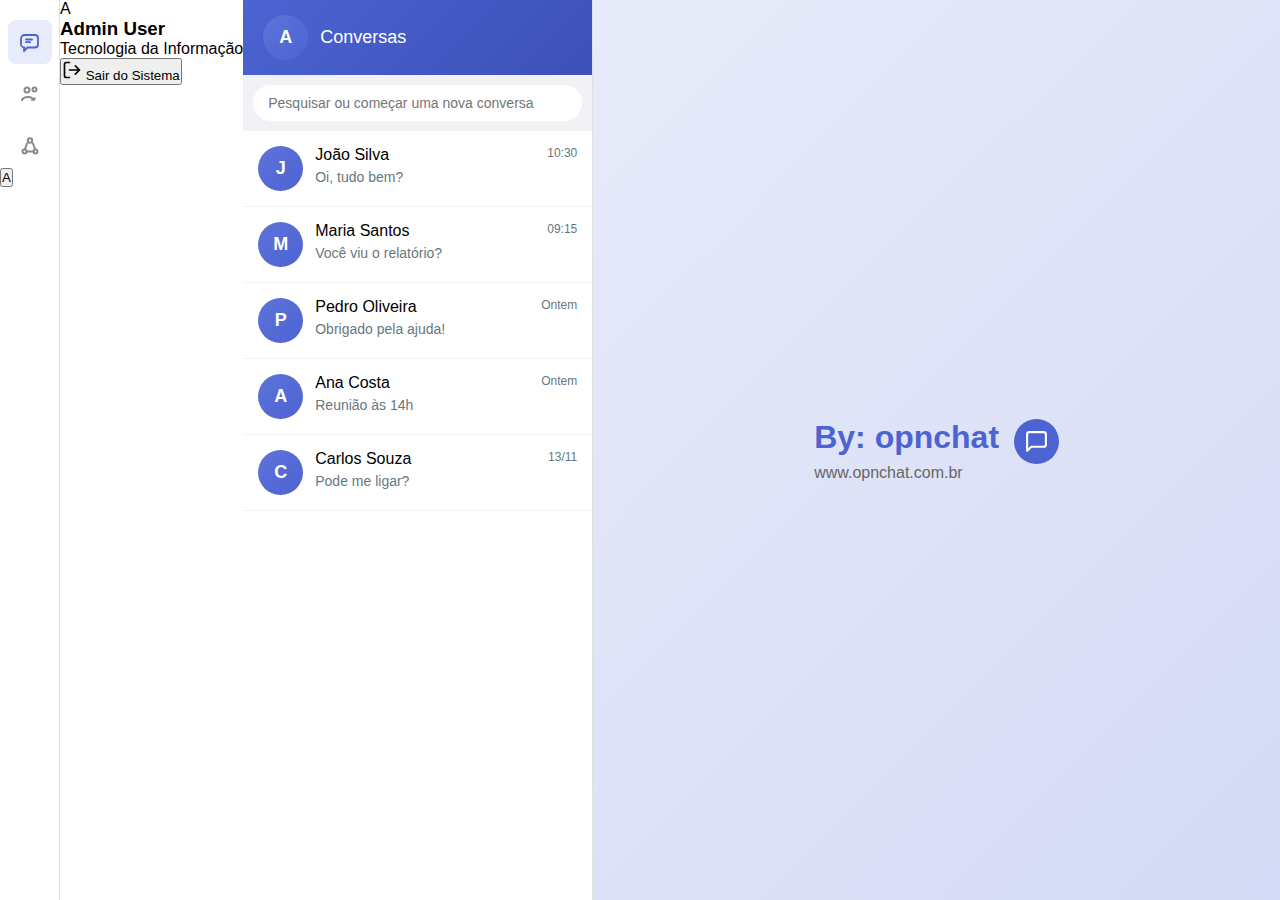
<file: index.html>
<!DOCTYPE html>
<html lang="pt-BR">
<head>
    <meta charset="UTF-8">
    <meta name="viewport" content="width=device-width, initial-scale=1.0">
    <title>opnchat</title>
    <link rel="stylesheet" href="css/style.css">
    <link rel="shortcut icon" href="assets/logo_opn_chat.png" type="image/x-icon">
</head>
<body>
    <div class="container">
        <!-- Barra de navegação lateral -->
        <div class="nav-sidebar">
            <div class="nav-icons">
                <button class="nav-icon active" id="navChats" title="Conversas">
                    <!-- ícone: balões de conversa (corrigido, estilo rede social) -->
                    <svg width="24" height="24" viewBox="0 0 24 24" fill="none" aria-hidden="true">
                        <path d="M3 8.5A3.5 3.5 0 016.5 5H17a3 3 0 013 3v6.5a3 3 0 01-3 3H9.5L6 21V17.5H6.5A3.5 3.5 0 013 14V8.5z" stroke="currentColor" stroke-width="1.8" stroke-linecap="round" stroke-linejoin="round"/>
                        <path d="M8 9.5h6" stroke="currentColor" stroke-width="1.8" stroke-linecap="round" stroke-linejoin="round"/>
                        <path d="M8 12.2h4" stroke="currentColor" stroke-width="1.8" stroke-linecap="round" stroke-linejoin="round"/>
                    </svg>
                </button>
                <button class="nav-icon" id="navGroups" title="Grupos">
                    <!-- ícone: grupo de pessoas (grupos / comunidades) -->
                    <svg width="24" height="24" viewBox="0 0 24 24" fill="none">
                        <circle cx="9" cy="8" r="2.5" stroke="currentColor" stroke-width="2" stroke-linecap="round" stroke-linejoin="round"/>
                        <circle cx="16.5" cy="7.5" r="2" stroke="currentColor" stroke-width="2" stroke-linecap="round" stroke-linejoin="round"/>
                        <path d="M4 18c1.5-3 6-3 6-3s4.5 0 6 3" stroke="currentColor" stroke-width="2" stroke-linecap="round" stroke-linejoin="round"/>
                        <path d="M14 18c.5-1.5 3-1.5 3-1.5" stroke="currentColor" stroke-width="2" stroke-linecap="round" stroke-linejoin="round"/>
                    </svg>
                </button>
                <button class="nav-icon" id="navParticipants" title="Participantes">
                    <!-- ícone: rede / contatos (todos os usuários) -->
                    <svg width="24" height="24" viewBox="0 0 24 24" fill="none">
                        <circle cx="12" cy="6.5" r="2.2" stroke="currentColor" stroke-width="2" stroke-linecap="round" stroke-linejoin="round"/>
                        <circle cx="6.5" cy="17.5" r="2" stroke="currentColor" stroke-width="2" stroke-linecap="round" stroke-linejoin="round"/>
                        <circle cx="17.5" cy="17.5" r="2" stroke="currentColor" stroke-width="2" stroke-linecap="round" stroke-linejoin="round"/>
                        <path d="M9 9.5L7 15" stroke="currentColor" stroke-width="2" stroke-linecap="round" stroke-linejoin="round"/>
                        <path d="M15 9.5L17 15" stroke="currentColor" stroke-width="2" stroke-linecap="round" stroke-linejoin="round"/>
                        <path d="M8.5 17.5h7" stroke="currentColor" stroke-width="2" stroke-linecap="round" stroke-linejoin="round"/>
                    </svg>
                </button>
            </div>

            <!-- Avatar do usuário na parte inferior -->
            <div class="user-avatar-container">
                <button class="user-avatar-btn" id="userAvatarBtn" title="Meu Perfil">
                    <div class="user-avatar">A</div>
                </button>
            </div>
        </div>

        <!-- Popup de Perfil -->
        <div class="profile-popup" id="profilePopup">
            <div class="profile-popup-content">
                <div class="profile-header">
                    <div class="profile-avatar">A</div>
                    <div class="profile-info">
                        <h3 class="profile-name">Admin User</h3>
                        <p class="profile-department">Tecnologia da Informação</p>
                    </div>
                </div>
                <div class="profile-divider"></div>
                <button class="profile-logout-btn" id="logoutBtn">
                    <svg width="20" height="20" viewBox="0 0 24 24" fill="none">
                        <path d="M9 21H5a2 2 0 0 1-2-2V5a2 2 0 0 1 2-2h4M16 17l5-5-5-5M21 12H9" stroke="currentColor" stroke-width="2" stroke-linecap="round" stroke-linejoin="round"/>
                    </svg>
                    Sair do Sistema
                </button>
            </div>
        </div>

        <!-- Sidebar com lista de conversas -->
        <div class="sidebar">
            <div class="sidebar-header">
                <div class="user-info">
                    <div class="avatar">A</div>
                    <h2 id="sidebarTitle">Conversas</h2>
                </div>
            </div>

            <div class="search-container">
                <input type="text" class="search-input" id="searchInput" placeholder="Pesquisar ou começar uma nova conversa">
            </div>

            <div class="conversations-list" id="conversationsList">
                <!-- Conversas serão carregadas aqui -->
            </div>
        </div>

        <!-- Área principal do chat -->
        <div class="chat-area">
            <div class="welcome-screen" id="welcomeScreen">
                <div class="welcome-content">
                    <h1 style="display: flex;"> By: opnchat 
                        <div class="icon-center-app">
                            <svg class="chat-icon" viewBox="0 0 24 24">
                                <path d="M21 15a2 2 0 0 1-2 2H7l-4 4V5a2 2 0 0 1 2-2h14a2 2 0 0 1 2 2z"/>
                            </svg>
                        </div>
                    </h1>
                    <p style="text-align: left; margin-top: -15px;">www.opnchat.com.br</p>
                </div>
            </div>

            <div class="chat-container" id="chatContainer" style="display: none;">
                <!-- Header do chat -->
                <div class="chat-header">
                    <div class="contact-info">
                        <div class="avatar" id="chatAvatar">U</div>
                        <div class="contact-details">
                            <h3 id="contactName">Nome do Contato</h3>
                            <span class="status">Online</span>
                        </div>
                    </div>
                </div>

                <!-- Área de mensagens -->
                <div class="messages-area" id="messagesArea">
                    <!-- Mensagens aparecerão aqui -->
                </div>

                <!-- Input de mensagem -->
                <div class="message-input-container">
                    <button class="attach-btn" id="attachBtn" title="Anexar arquivo">
                        <svg width="24" height="24" viewBox="0 0 24 24" fill="none">
                            <path d="M21.44 11.05l-9.19 9.19a6 6 0 01-8.49-8.49l9.19-9.19a4 4 0 015.66 5.66l-9.2 9.19a2 2 0 01-2.83-2.83l8.49-8.48" stroke="currentColor" stroke-width="2" stroke-linecap="round" stroke-linejoin="round"/>
                        </svg>
                    </button>
                    <input type="file" id="fileInput" style="display: none;">
                    <input type="text" class="message-input" id="messageInput" placeholder="Digite uma mensagem">
                    <button class="send-btn" id="sendBtn">
                        <svg width="24" height="24" viewBox="0 0 24 24" fill="none">
                            <path d="M22 2L11 13M22 2l-7 20-4-9-9-4 20-7z" stroke="currentColor" stroke-width="2" stroke-linecap="round" stroke-linejoin="round"/>
                        </svg>
                    </button>
                </div>
            </div>
        </div>
    </div>

    <script src="js/script.js"></script>
</body>
</html>
</file>
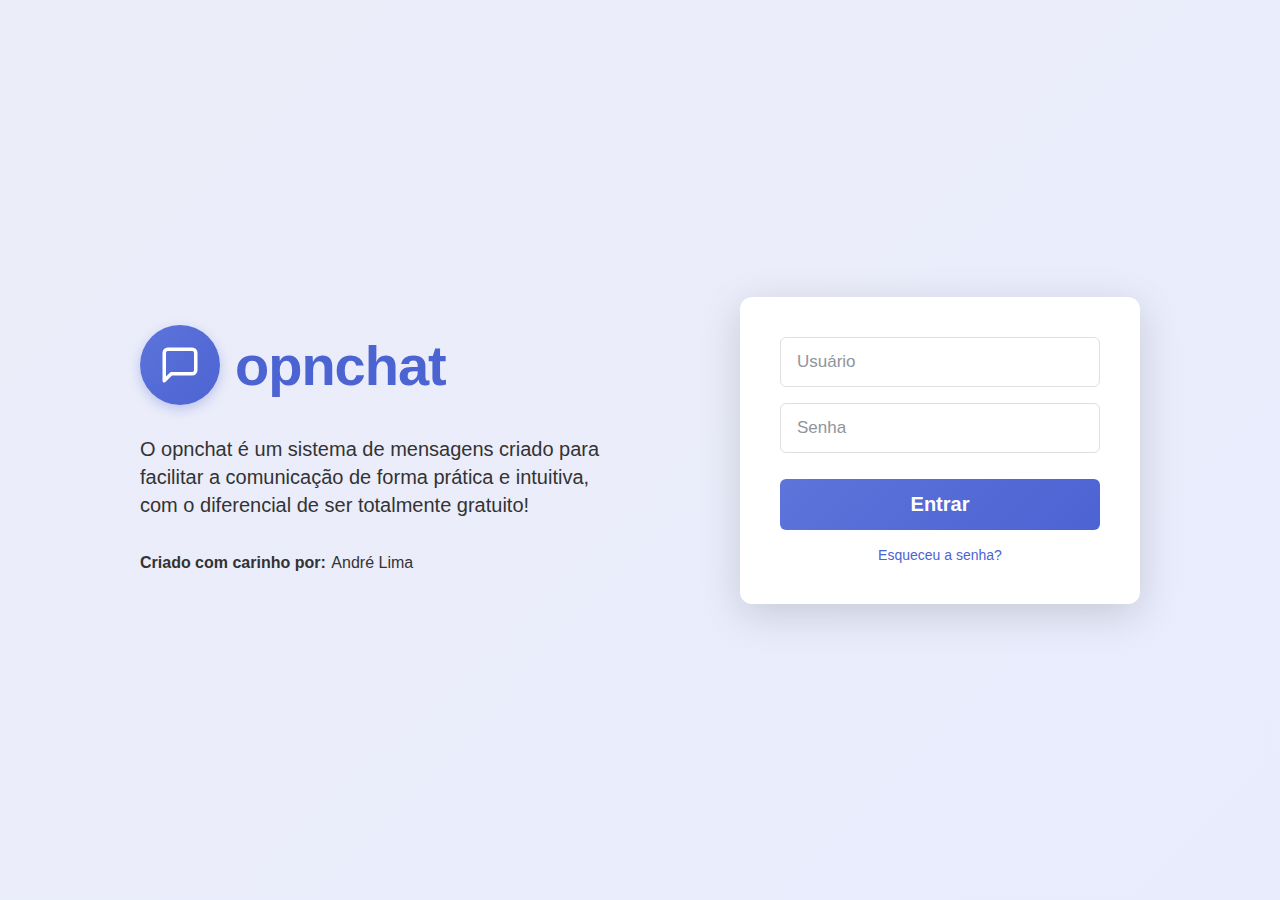
<file: login.html>
<!DOCTYPE html>
<html lang="pt-BR">
<head>
    <meta charset="UTF-8">
    <meta name="viewport" content="width=device-width, initial-scale=1.0">
    <title>opnchat - Conecte-se</title>
    <link rel="shortcut icon" href="assets/logo_opn_chat.png" type="image/x-icon">
    <style>
        * {
            margin: 0;
            padding: 0;
            box-sizing: border-box;
        }

        body {
            font-family: 'Segoe UI', Tahoma, Geneva, Verdana, sans-serif;
            background: linear-gradient(135deg, #ebedf8 0%, #e9ecfd 100%);
            min-height: 100vh;
            display: flex;
            align-items: center;
            justify-content: center;
            padding: 20px;
        }

        .login-wrapper {
            max-width: 1000px;
            width: 100%;
            display: flex;
            align-items: center;
            gap: 60px;
        }

        .left-section {
            flex: 1;
            display: flex;
            flex-direction: column;
            align-items: flex-start;
        }

        .logo-container {
            display: flex;
            align-items: center;
            gap: 15px;
            margin-bottom: 20px;
        }

        .chat-icon {
            width: 80px;
            height: 80px;
            background: linear-gradient(135deg, #5d74db 0%, #4C63D2 100%);
            border-radius: 50%;
            display: flex;
            align-items: center;
            justify-content: center;
            box-shadow: 0 4px 12px rgba(76, 99, 210, 0.3);
        }

        .chat-icon svg {
            width: 42px;
            height: 42px;
            stroke: white;
            fill: none;
            stroke-width: 2;
            stroke-linecap: round;
            stroke-linejoin: round;
        }

        .logo-text {
            font-size: 56px;
            font-weight: bold;
            color: #4C63D2;
            letter-spacing: -1px;
        }

        .tagline {
            font-size: 20px;
            color: #333;
            line-height: 1.4;
            margin-top: 10px;
            max-width: 480px;
        }

        .right-section {
            flex: 0 0 400px;
            background: white;
            padding: 40px;
            border-radius: 12px;
            box-shadow: 0 10px 40px rgba(0, 0, 0, 0.15);
            animation: fadeIn 0.5s ease;
        }

        @keyframes fadeIn {
            from {
                opacity: 0;
                transform: translateY(-20px);
            }
            to {
                opacity: 1;
                transform: translateY(0);
            }
        }

        .form-group {
            margin-bottom: 16px;
        }

        .form-group input {
            width: 100%;
            padding: 14px 16px;
            border: 1px solid #dddfe2;
            border-radius: 6px;
            font-size: 17px;
            transition: all 0.2s ease;
            outline: none;
        }

        .form-group input:focus {
            border-color: #4C63D2;
            box-shadow: 0 0 0 2px rgba(76, 99, 210, 0.2);
        }

        .form-group input::placeholder {
            color: #90949c;
        }

        .btn-login {
            width: 100%;
            padding: 14px;
            background: linear-gradient(135deg, #5d74db 0%, #4C63D2 100%);
            color: white;
            border: none;
            border-radius: 6px;
            font-size: 20px;
            font-weight: 600;
            cursor: pointer;
            transition: all 0.3s ease;
            margin-top: 10px;
        }

        .btn-login:hover {
            background: linear-gradient(135deg, #4C63D2 0%, #3d50b8 100%);
            transform: translateY(-1px);
            box-shadow: 0 4px 12px rgba(76, 99, 210, 0.4);
        }

        .btn-login:active {
            transform: translateY(0);
        }

        .divider {
            margin: 20px 0;
            border-top: 1px solid #dadde1;
        }

        .forgot-password {
            text-align: center;
            margin-top: 16px;
        }

        .forgot-password a {
            color: #4C63D2;
            text-decoration: none;
            font-size: 14px;
        }

        .forgot-password a:hover {
            text-decoration: underline;
        }

        .error-message {
            background: #ffebee;
            color: #c62828;
            padding: 12px;
            border-radius: 6px;
            font-size: 14px;
            margin-bottom: 16px;
            display: none;
            border-left: 4px solid #c62828;
        }

        .error-message.show {
            display: block;
            animation: shake 0.5s ease;
        }

        @keyframes shake {
            0%, 100% { transform: translateX(0); }
            25% { transform: translateX(-8px); }
            75% { transform: translateX(8px); }
        }

        @media (max-width: 900px) {
            .login-wrapper {
                flex-direction: column;
                gap: 40px;
            }

            .left-section {
                align-items: center;
                text-align: center;
            }

            .logo-text {
                font-size: 48px;
            }

            .tagline {
                font-size: 24px;
            }

            .right-section {
                flex: 0 0 auto;
                width: 100%;
                max-width: 400px;
            }
        }

        @media (max-width: 500px) {
            .logo-text {
                font-size: 40px;
            }

            .tagline {
                font-size: 20px;
            }

            .chat-icon {
                width: 60px;
                height: 60px;
            }

            .chat-icon svg {
                width: 32px;
                height: 32px;
            }

            .right-section {
                padding: 30px 20px;
            }
        }
    </style>
</head>
<body>
    <div class="login-wrapper">
        <div class="left-section">
            <div class="logo-container">
                <div class="chat-icon">
                    <svg viewBox="0 0 24 24">
                        <path d="M21 15a2 2 0 0 1-2 2H7l-4 4V5a2 2 0 0 1 2-2h14a2 2 0 0 1 2 2z"/>
                    </svg>
                </div>
                <div class="logo-text">opnchat</div>
            </div>
            <p class="tagline">
                O opnchat é um sistema de mensagens criado para facilitar a comunicação de forma prática e intuitiva, com o diferencial de ser totalmente gratuito! <br><br> <span style="font-weight: bold; font-size: 16px;">Criado com carinho por:</span> <span style="font-size: 16px;"><a href="https://"></a> André Lima</span>
            </p>
        </div>

        <div class="right-section">
            <div id="errorMessage" class="error-message">
                Usuário ou senha incorretos!
            </div>

            <form id="loginForm">
                <div class="form-group">
                    <input 
                        type="text" 
                        id="username" 
                        name="username" 
                        placeholder="Usuário"
                        required
                        autocomplete="username"
                    >
                </div>

                <div class="form-group">
                    <input 
                        type="password" 
                        id="password" 
                        name="password" 
                        placeholder="Senha"
                        required
                        autocomplete="current-password"
                    >
                </div>
                

                <button type="submit" class="btn-login">Entrar</button>

                <div class="forgot-password">
                    <a href="#">Esqueceu a senha?</a>
                </div>
            </form>
        </div>
    </div>

    <script>
        document.getElementById('loginForm').addEventListener('submit', function(e) {
            e.preventDefault();
            
            const username = document.getElementById('username').value;
            const password = document.getElementById('password').value;
            const errorMessage = document.getElementById('errorMessage');
            
            errorMessage.classList.remove('show');
            
            if (username === 'admin' && password === 'admin') {
                const button = document.querySelector('.btn-login');
                button.textContent = 'Acessando...';
                button.disabled = true;
                
                setTimeout(() => {
                    window.location.href = 'index.html';
                }, 500);
            } else {
                errorMessage.classList.add('show');
                document.getElementById('password').value = '';
                document.getElementById('username').focus();
            }
        });

        document.getElementById('username').addEventListener('input', function() {
            document.getElementById('errorMessage').classList.remove('show');
        });
        
        document.getElementById('password').addEventListener('input', function() {
            document.getElementById('errorMessage').classList.remove('show');
        });
    </script>
</body>
</html>
</file>
<file: css/style.css>
/* css/style.css */
* {
    margin: 0;
    padding: 0;
    box-sizing: border-box;
}

body {
    font-family: 'Segoe UI', Tahoma, Geneva, Verdana, sans-serif;
    background: #fff;
    height: 100vh;
    overflow: hidden;
}

.container {
    display: flex;
    height: 100vh;
    width: 100%;
    background: #fff;
}

/* BARRA DE NAVEGAÇÃO LATERAL */
.nav-sidebar {
    width: 60px;
    background: #ffffff;
    display: flex;
    flex-direction: column;
    border-right: 1px solid #e0e0e0;
    padding-top: 20px;
}

.nav-icons {
    display: flex;
    flex-direction: column;
    gap: 8px;
    padding: 0 8px;
}

.nav-icon {
    width: 44px;
    height: 44px;
    background: none;
    border: none;
    border-radius: 8px;
    cursor: pointer;
    display: flex;
    align-items: center;
    justify-content: center;
    color: #8a8a8a;
    transition: all 0.2s ease;
    padding: 0;
}

.nav-icon:hover {
    background: #f0f2f5;
    color: #5a5a5a;
}

.nav-icon.active {
    background: #e8ebf9;
    color: #4C63D2;
}

.nav-icon svg {
    width: 24px;
    height: 24px;
}

/* SIDEBAR */
.sidebar {
    width: 350px;
    background: #f0f2f5;
    display: flex;
    flex-direction: column;
    border-right: 1px solid #e0e0e0;
}

.sidebar-header {
    background: linear-gradient(135deg, #4C63D2 0%, #3d50b8 100%);
    color: white;
    padding: 15px 20px;
}

.user-info {
    display: flex;
    align-items: center;
    gap: 12px;
}

.user-info h2 {
    font-size: 18px;
    font-weight: 500;
}

.avatar {
    width: 45px;
    height: 45px;
    border-radius: 50%;
    background: linear-gradient(135deg, #5d74db 0%, #4C63D2 100%);
    display: flex;
    align-items: center;
    justify-content: center;
    color: white;
    font-weight: 600;
    font-size: 18px;
    flex-shrink: 0;
}

.search-container {
    padding: 10px;
    background: #f0f2f5;
}

.search-input {
    width: 100%;
    padding: 10px 15px;
    border: none;
    border-radius: 20px;
    background: white;
    font-size: 14px;
    outline: none;
}

.conversations-list {
    flex: 1;
    overflow-y: auto;
    background: white;
}

.conversation-item {
    display: flex;
    padding: 15px;
    cursor: pointer;
    border-bottom: 1px solid #f0f2f5;
    transition: background 0.2s;
}

.conversation-item:hover {
    background: #f5f5f5;
}

.conversation-item.active {
    background: #e8ebf9;
}

.conversation-info {
    flex: 1;
    margin-left: 12px;
    overflow: hidden;
}

.conversation-header {
    display: flex;
    justify-content: space-between;
    margin-bottom: 5px;
}

.conversation-name {
    font-weight: 500;
    font-size: 16px;
    color: #000;
}

.conversation-time {
    font-size: 12px;
    color: #667781;
}

.conversation-preview {
    font-size: 14px;
    color: #667781;
    white-space: nowrap;
    overflow: hidden;
    text-overflow: ellipsis;
}

/* CHAT AREA */
.chat-area {
    flex: 1;
    display: flex;
    flex-direction: column;
    background: #e5ddd5;
}

.welcome-screen {
    flex: 1;
    display: flex;
    align-items: center;
    justify-content: center;
    background: linear-gradient(135deg, #e8ebf9 0%, #d4daf5 100%);
}

.welcome-content {
    text-align: center;
    color: #4C63D2;
}

.welcome-content h1 {
    font-size: 32px;
    margin-bottom: 15px;
}

.welcome-content p {
    font-size: 16px;
    color: #666;
}

.chat-container {
    flex: 1;
    display: flex;
    flex-direction: column;
}

.chat-header {
    background: linear-gradient(135deg, #4C63D2 0%, #3d50b8 100%);
    color: white;
    padding: 15px 20px;
    display: flex;
    align-items: center;
    justify-content: space-between;
    min-height: 75px;
}

.contact-info {
    display: flex;
    align-items: center;
    gap: 12px;
}

.contact-details h3 {
    font-size: 16px;
    font-weight: 500;
    margin-bottom: 2px;
}

.status {
    font-size: 13px;
    opacity: 0.9;
}

.messages-area {
    flex: 1;
    padding: 20px;
    overflow-y: auto;
    background-color: #e8f4f8;
    background-image: url('data:image/svg+xml;utf8,<svg xmlns="http://www.w3.org/2000/svg" width="500" height="500" viewBox="0 0 500 500"><defs><style>.icon{fill:none;stroke:%234C63D2;stroke-width:2;opacity:0.06;stroke-linecap:round;stroke-linejoin:round;}</style></defs><path class="icon" d="M40,60 Q40,50 50,50 L75,50 Q85,50 85,60 L85,80 Q85,90 75,90 L58,90 L45,102 L45,90"/><circle class="icon" cx="320" cy="55" r="18"/><path class="icon" d="M302,85 Q302,73 314,73 L326,73 Q338,73 338,85 L338,90"/><rect class="icon" x="180" y="40" width="40" height="35" rx="5"/><circle class="icon" cx="200" cy="57" r="8"/><path class="icon" d="M185,75 L200,62 L215,75"/><path class="icon" d="M450,80 L470,80 M460,70 L460,90"/><path class="icon" d="M140,190 L160,190 L150,172 M147,195 L153,195 L150,205"/><path class="icon" d="M280,250 Q280,240 290,240 L312,240 Q322,240 322,250 L322,270 Q322,280 312,280 L293,280 L280,292 L280,280"/><circle class="icon" cx="85" cy="290" r="16"/><path class="icon" d="M70,318 Q70,308 80,308 L90,308 Q100,308 100,318 L100,323"/><rect class="icon" x="420" y="180" width="35" height="30" rx="4"/><circle class="icon" cx="437" cy="195" r="7"/><path class="icon" d="M425,210 L437,200 L449,210"/><path class="icon" d="M25,360 L42,360 L33,345 M30,365 L36,365 L33,374"/><circle class="icon" cx="240" cy="350" r="15"/><path class="icon" d="M226,372 Q226,363 235,363 L245,363 Q254,363 254,372 L254,377"/><path class="icon" d="M380,340 Q380,330 390,330 L408,330 Q418,330 418,340 L418,358 Q418,368 408,368 L392,368 L380,380 L380,368"/><path class="icon" d="M160,420 L177,420 M168,410 L168,430"/><rect class="icon" x="70" y="450" width="38" height="32" rx="5"/><circle class="icon" cx="89" cy="466" r="7"/><path class="icon" d="M76,481 L89,471 L102,481"/><path class="icon" d="M290,430 Q290,420 300,420 L318,420 Q328,420 328,430 L328,448 Q328,458 318,458 L302,458 L290,470 L290,458"/><circle class="icon" cx="440" cy="420" r="14"/><path class="icon" d="M428,442 Q428,434 436,434 L444,434 Q452,434 452,442 L452,447"/><path class="icon" d="M350,140 L365,140 L357,126 M354,145 L360,145 L357,153"/><circle class="icon" cx="480" cy="260" r="16"/><path class="icon" d="M466,284 Q466,275 475,275 L485,275 Q494,275 494,284 L494,289"/><path class="icon" d="M30,180 L45,180 M37,170 L37,190"/><rect class="icon" x="220" y="160" width="36" height="30" rx="4"/><circle class="icon" cx="238" cy="175" r="7"/><path class="icon" d="M226,190 L238,181 L250,190"/></svg>');
    background-size: 500px 500px;
}

.message {
    display: flex;
    margin-bottom: 12px;
    animation: slideIn 0.3s ease;
}

@keyframes slideIn {
    from {
        opacity: 0;
        transform: translateY(10px);
    }
    to {
        opacity: 1;
        transform: translateY(0);
    }
}

.message.sent {
    justify-content: flex-end;
}

.message-bubble {
    max-width: 65%;
    padding: 8px 12px;
    border-radius: 8px;
    word-wrap: break-word;
    box-shadow: 0 1px 2px rgba(0, 0, 0, 0.1);
}

.message.received .message-bubble {
    background: white;
    color: #000;
}

.message.sent .message-bubble {
    background: linear-gradient(135deg, #5d74db 0%, #4C63D2 100%);
    color: white;
}

.message-time {
    font-size: 11px;
    margin-top: 4px;
    opacity: 0.7;
    text-align: right;
}

/* MESSAGE INPUT */
.message-input-container {
    background: #f0f2f5;
    padding: 12px 20px;
    display: flex;
    gap: 10px;
    align-items: center;
}

.attach-btn, .send-btn {
    background: none;
    border: none;
    cursor: pointer;
    color: #b3b3b3;
    padding: 8px;
    display: flex;
    align-items: center;
    justify-content: center;
    transition: color 0.2s;
    border-radius: 50%;
}

.attach-btn:hover {
    color: #4C63D2;
    background: #e8ebf9;
}

.send-btn:hover {
    color: #4C63D2;
    background: #e8ebf9;
}

.message-input {
    flex: 1;
    padding: 10px 15px;
    border: none;
    border-radius: 20px;
    background: white;
    font-size: 15px;
    outline: none;
}

/* Scrollbar customizado */
::-webkit-scrollbar {
    width: 6px;
}

::-webkit-scrollbar-track {
    background: #f1f1f1;
}

::-webkit-scrollbar-thumb {
    background: #4C63D2;
    border-radius: 3px;
}

::-webkit-scrollbar-thumb:hover {
    background: #3d50b8;
}






.icon-center-app{
   margin-left: 15px;
   height: 45px; 
   width: 45px; 
   background-color: #4C63D2; 
   border-radius: 100%; 
   display: flex; 
   align-items: center; 
   justify-content: center;
}
      

.chat-icon {
    width:25px;
    stroke: white;
    fill: none;
    stroke-width: 2;
    stroke-linecap: round;
    stroke-linejoin: round;
}
</file>
